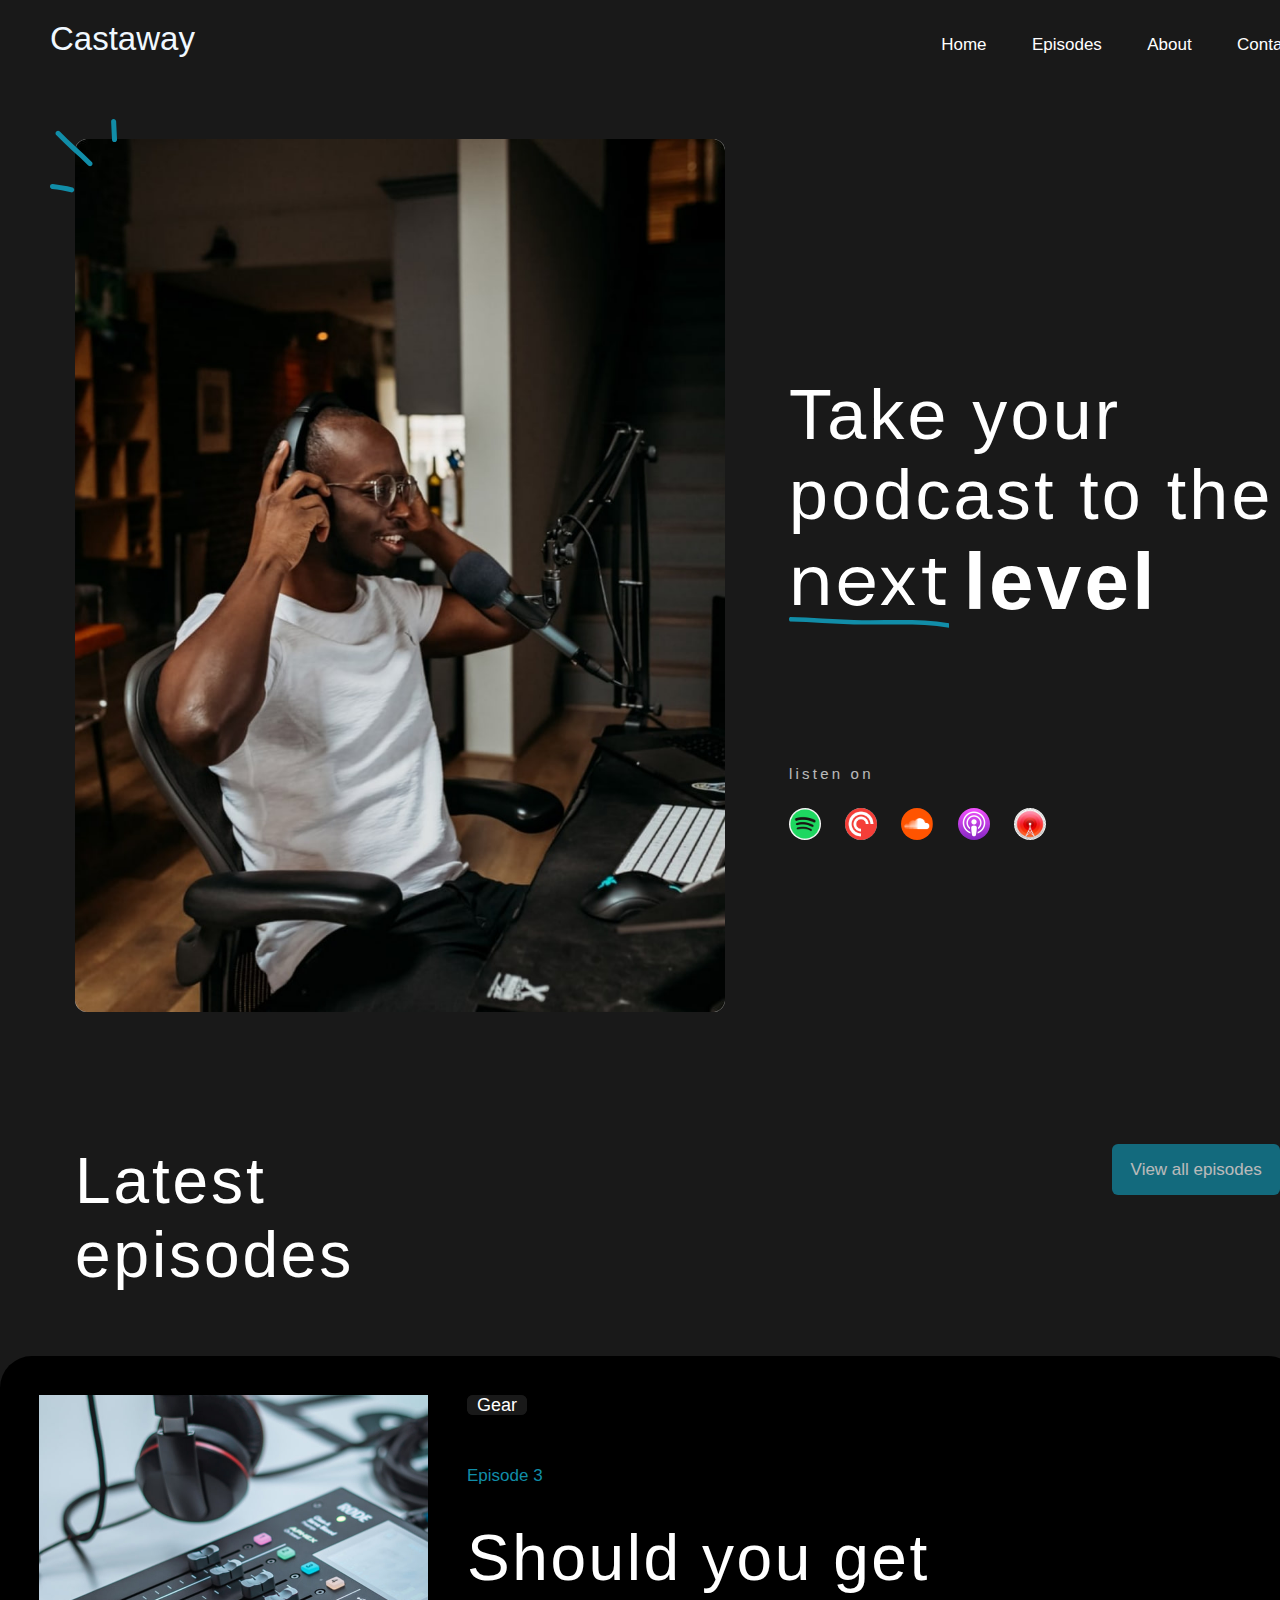
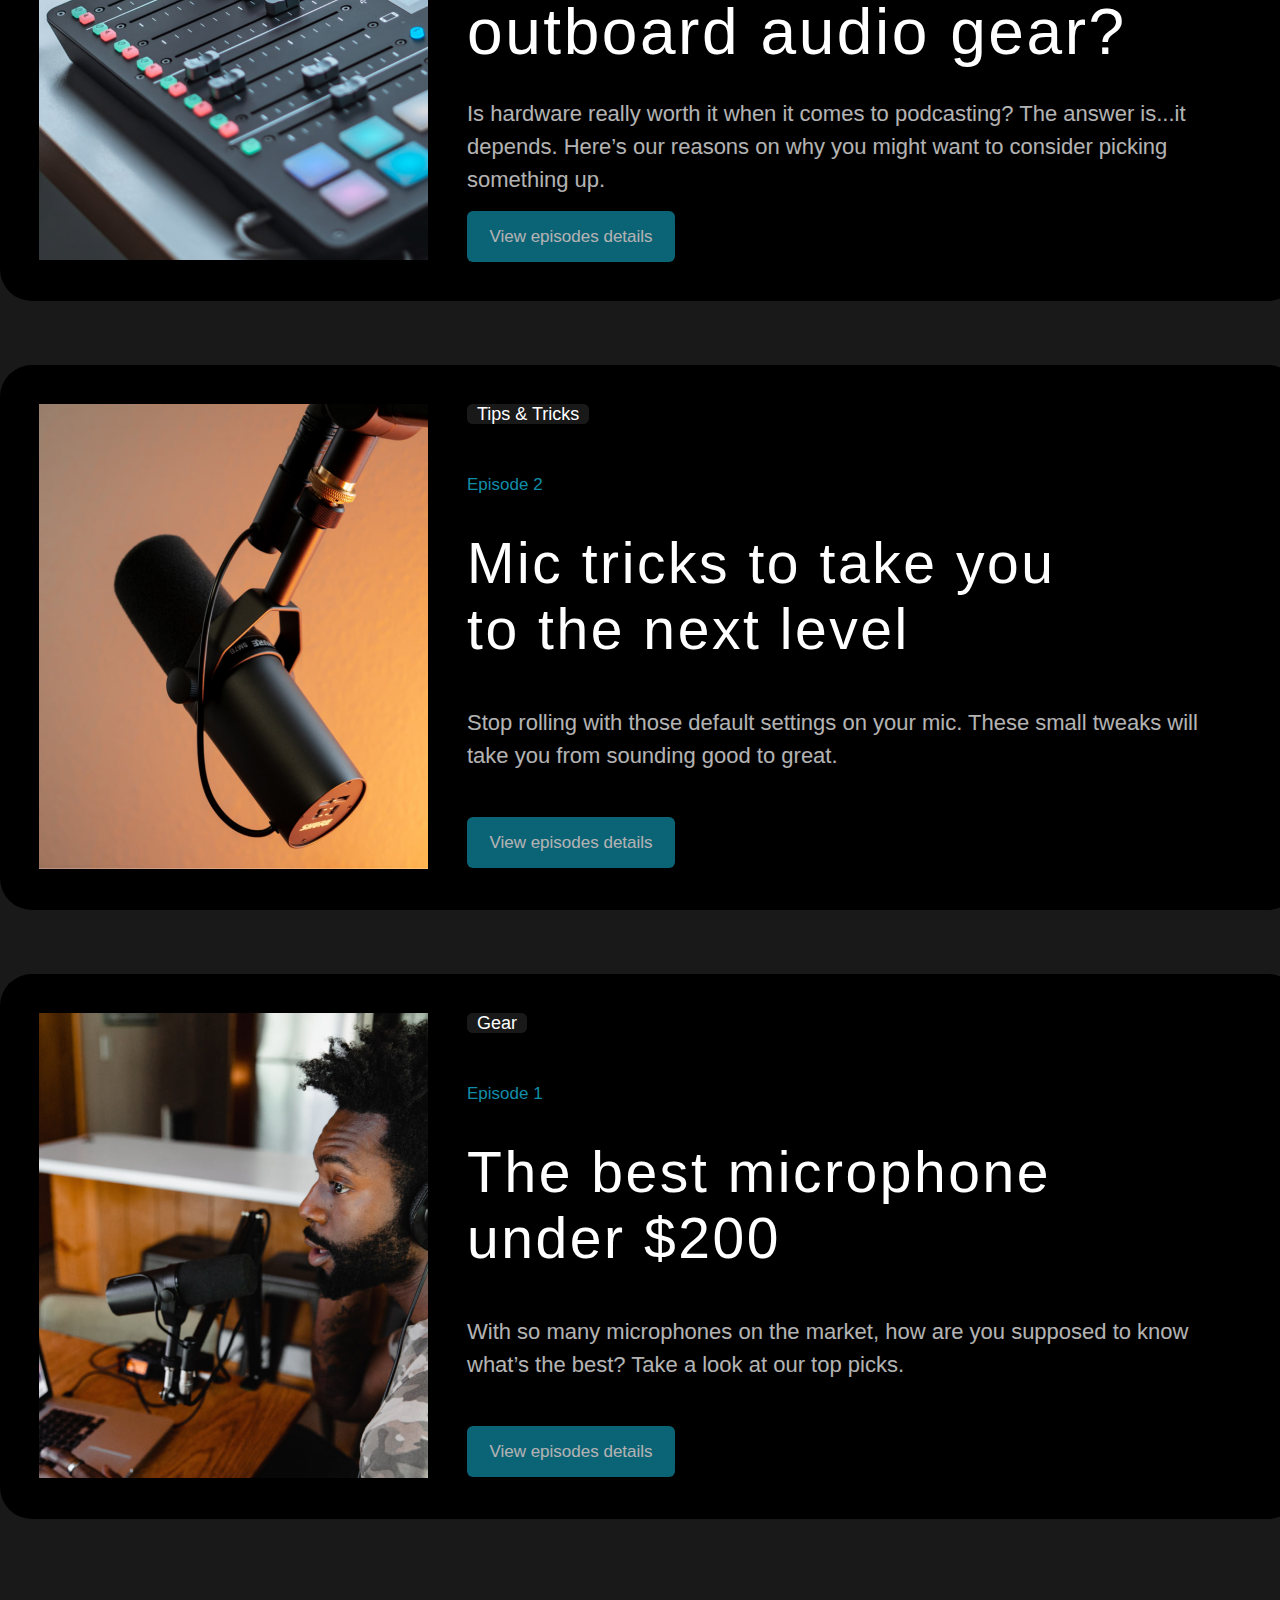
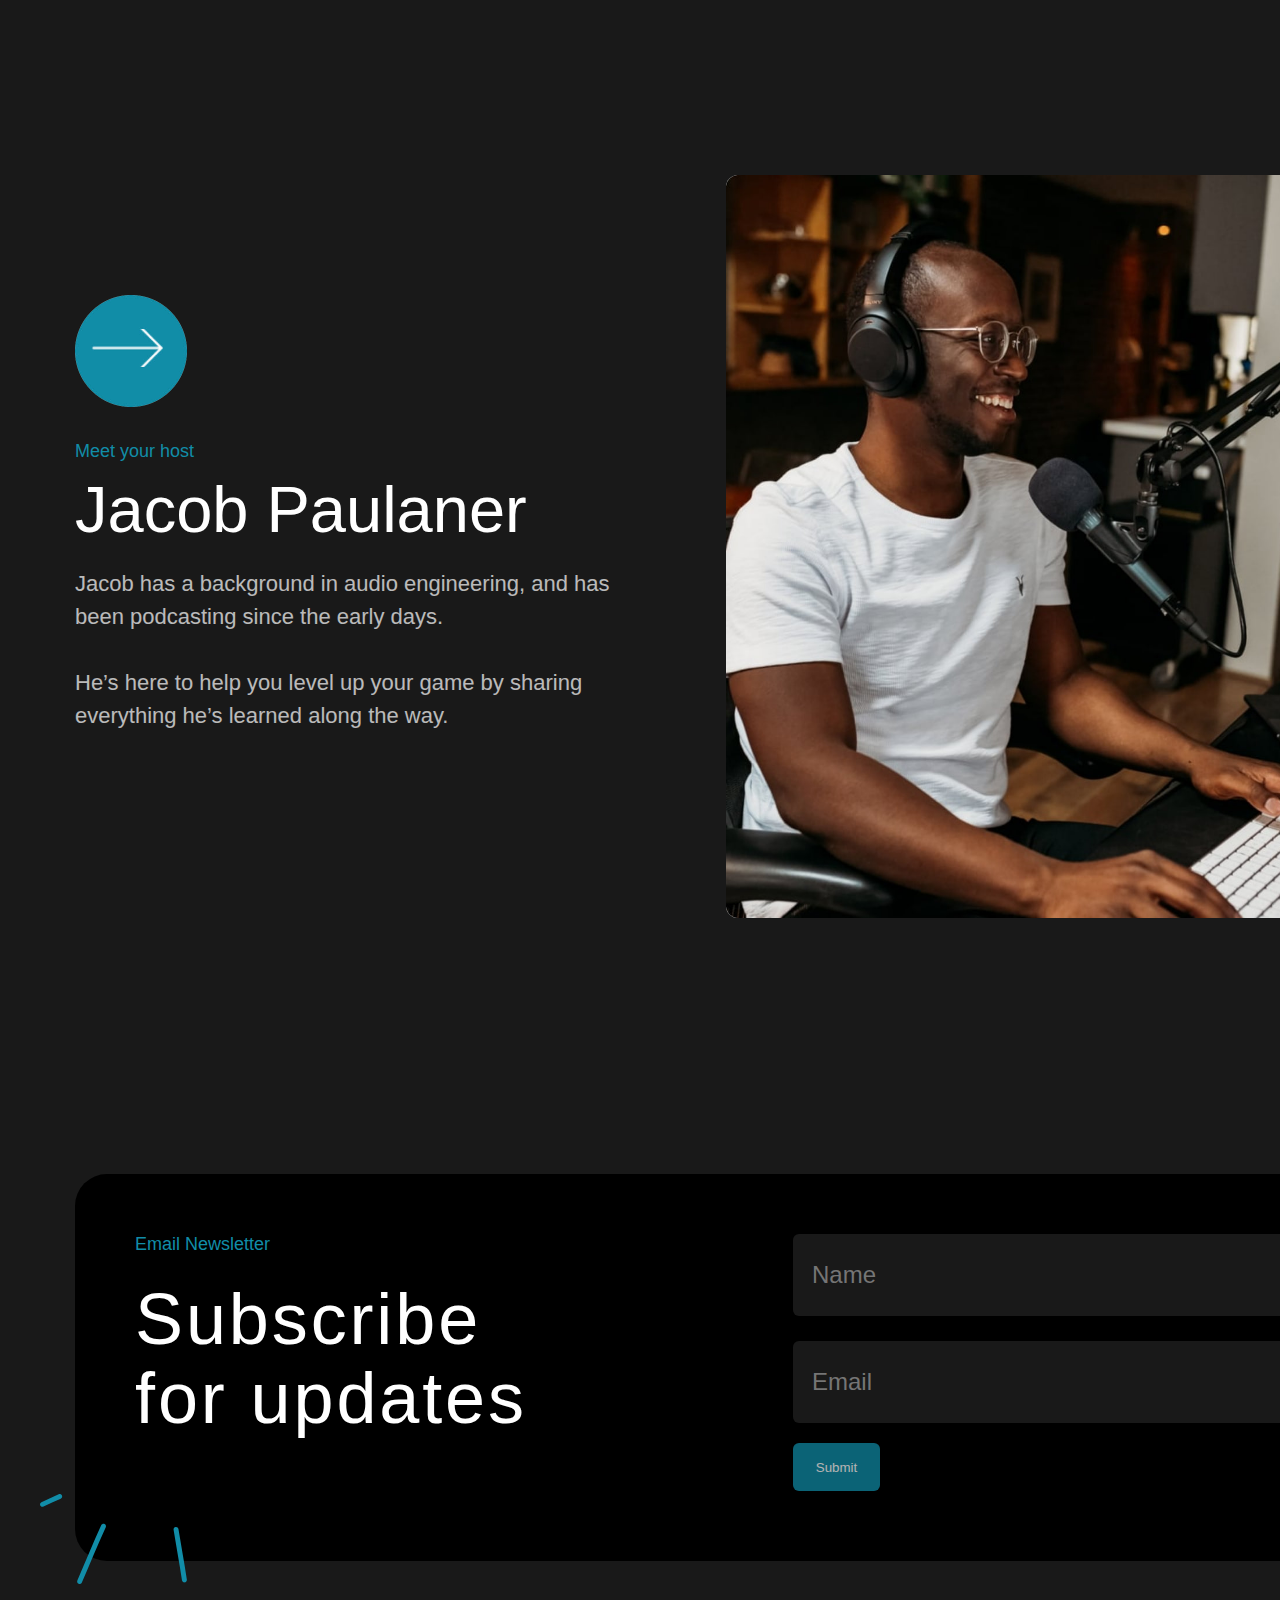
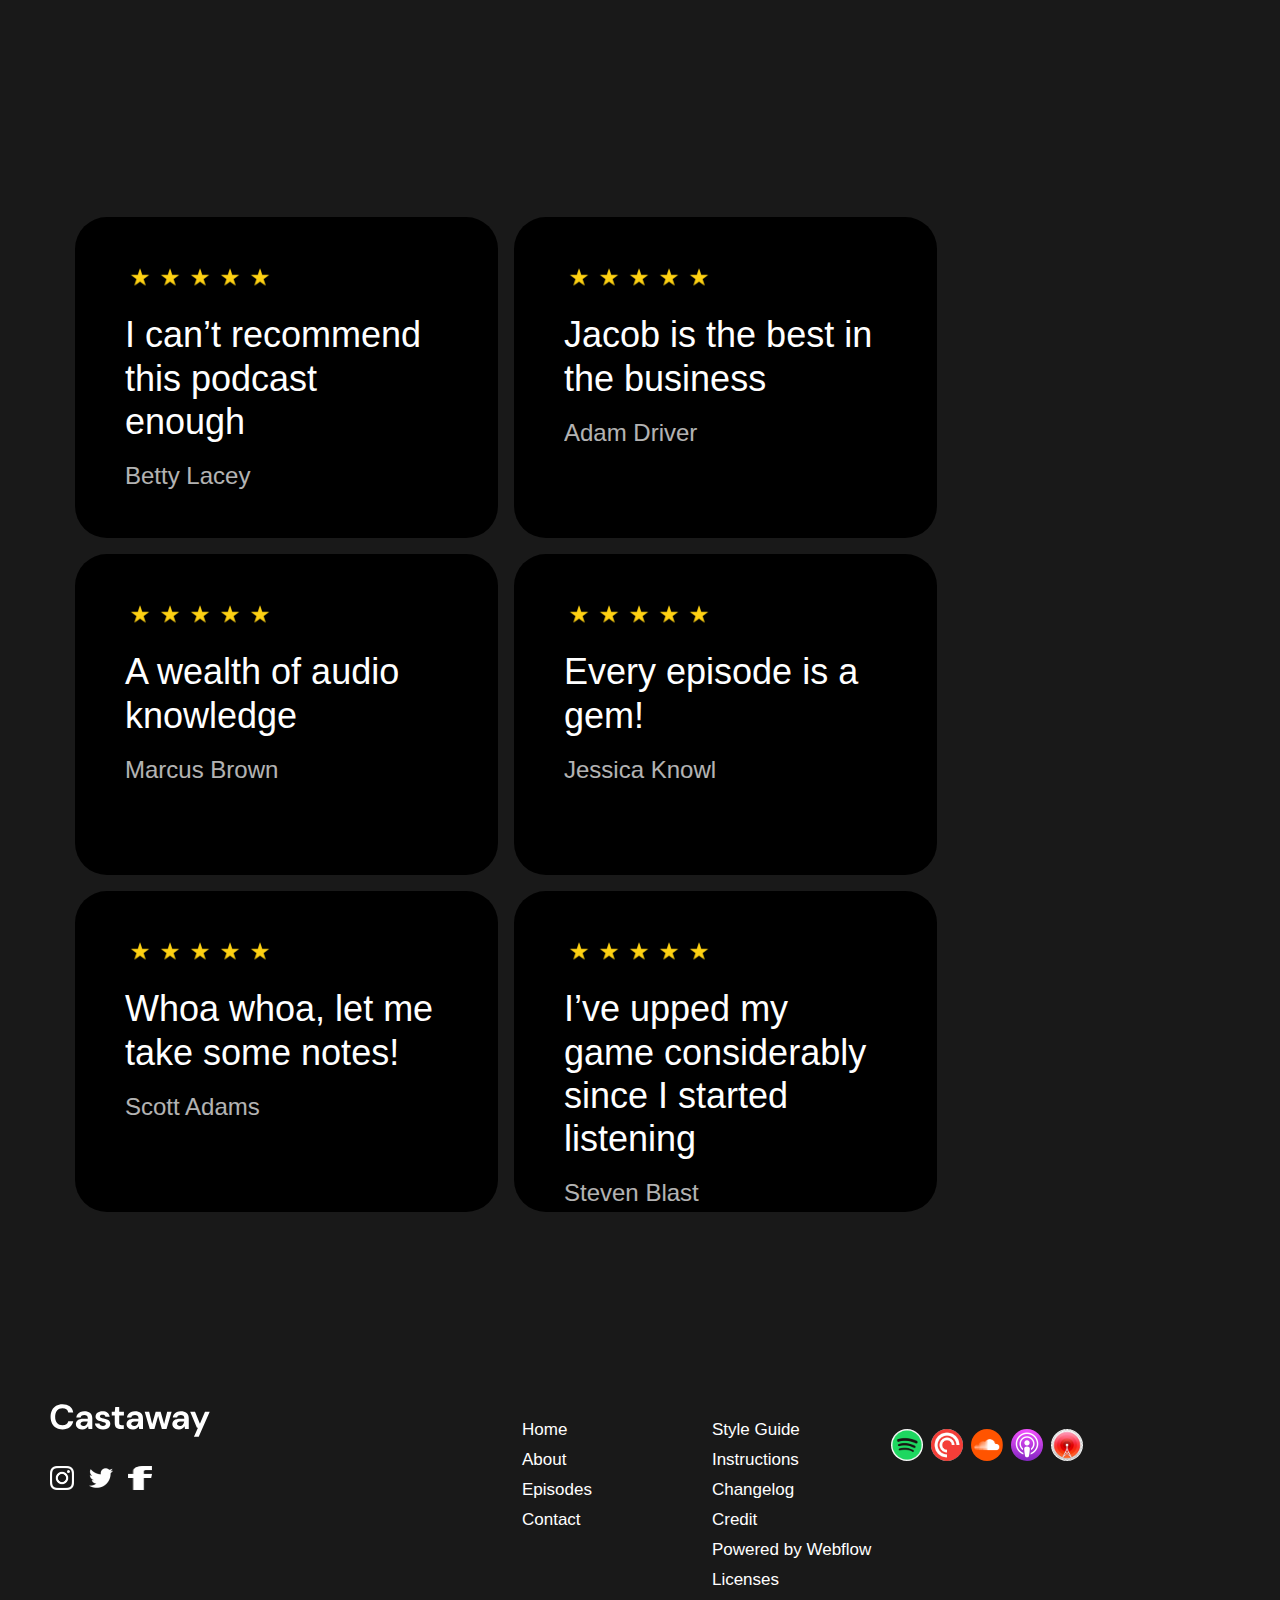
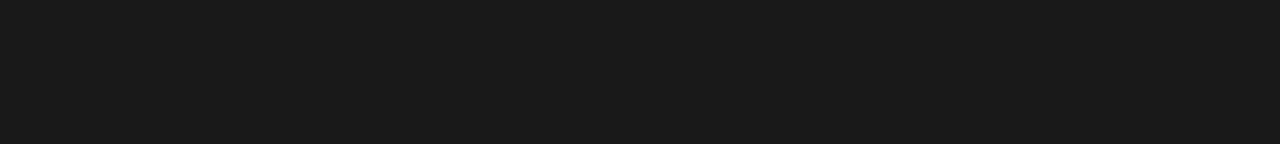
<file: Castaway/index.html>
<!DOCTYPE html>
<html lang="en">
<head>
    <meta charset="UTF-8">
    <meta name="viewport" content="width=device-width, initial-scale=1.0">
    <title>Castaway</title>
    <link href="style.css" rel="stylesheet">
    <link rel="stylesheet" href="https://cdnjs.cloudflare.com/ajax/libs/font-awesome/4.7.0/css/font-awesome.min.css">
</head>
<body>
    <header class="default_font header">
        <p class="logo">Castaway</p>
        <span></span>
        <ul class = "header_list">
            <li class="list_item"><a href="#">Home</a></li>
            <li class="list_item"><a href="#">Episodes</a></li>
            <li class="list_item"><a href="#">About</a></li>
            <li class="list_item"><a href="#">Contacts</a></li>
        </ul>
    </header>
    <div class="first_block">
        <div >
            <div class="corner_lines">
            <svg width="68" height="74" viewBox="0 0 68 74" fill="none" xmlns="http://www.w3.org/2000/svg">
                <g clip-path="url(#clip0_2_78)">
                <path fill-rule="evenodd" clip-rule="evenodd" d="M22.4259 68.5278C16.0259 66.7318 9.32534 65.8258 2.82534 64.9958C1.42534 64.8218 0.125535 65.7928 0.0255345 67.1608C-0.174465 68.5298 0.826121 69.7817 2.12612 69.9557C8.42612 70.7548 14.9255 71.6097 21.0255 73.3387C22.3255 73.7137 23.7261 72.9418 24.1261 71.6138C24.5261 70.2868 23.7259 68.9038 22.4259 68.5278Z" fill="#118DA8"/>
                <path fill-rule="evenodd" clip-rule="evenodd" d="M41.8251 43.0648C31.5251 32.5538 19.9251 23.3958 9.8251 12.6028C8.9251 11.5948 7.3251 11.5408 6.3251 12.4818C5.3251 13.4238 5.22549 15.0078 6.22549 16.0158C16.3255 26.8398 27.9255 36.0278 38.2255 46.5698C39.2255 47.5538 40.8251 47.5678 41.8251 46.5998C42.7251 45.6328 42.8251 44.0488 41.8251 43.0648Z" fill="#118DA8"/>
                <path fill-rule="evenodd" clip-rule="evenodd" d="M61.1264 2.63576C61.4264 8.65176 61.7259 14.6678 62.0259 20.6848C62.0259 22.0628 63.2264 23.1268 64.6264 23.0598C66.0264 22.9918 67.0259 21.8188 67.0259 20.4398C66.7259 14.4138 66.4264 8.38876 66.1264 2.36376C66.0264 0.985757 64.8262 -0.0712432 63.4262 0.00375683C62.1262 0.0787568 61.0264 1.25876 61.1264 2.63576Z" fill="#118DA8"/>
                </g>
                <defs>
                <clipPath id="clip0_2_78">
                <rect width="68" height="74" fill="white"/>
                </clipPath>
                </defs>
                </svg>
            </div>                
            <img class="man_img" src="./assets/images/man.jpg" width: 650px;
            height:873px;>
        </div>
        <div class="first_title default_font">        
            <p>Take your<br> podcast to the</p>
            <svg width="160" height="104" viewBox="0 0 160 104" fill="none" xmlns="http://www.w3.org/2000/svg">
                <g clip-path="url(#clip0_2_70)">
                <path fill-rule="evenodd" clip-rule="evenodd" d="M161.952 88.5318C129.845 82.7756 97.196 85.9595 65.0087 84.923C43.7248 84.2296 22.4395 82.5594 1.17106 82.0002C0.533394 81.9853 0.00896029 82.9695 0.000103908 84.2072C-0.00836745 85.4449 0.502216 86.459 1.13949 86.4739C22.4057 87.0331 43.6886 88.7034 64.9702 89.3968C97.0997 90.4332 129.687 87.2419 161.736 92.9906C162.371 93.1025 162.934 92.2003 162.995 90.9701C163.053 89.7398 162.583 88.6511 161.952 88.5318Z" fill="#118DA8"/>
                </g>
                <path d="M5.175 70V32.8H10.875L11.25 39.475C12.45 37.125 14.175 35.275 16.425 33.925C18.675 32.575 21.225 31.9 24.075 31.9C28.475 31.9 31.975 33.25 34.575 35.95C37.225 38.6 38.55 42.7 38.55 48.25V70H32.25V48.925C32.25 41.175 29.05 37.3 22.65 37.3C19.45 37.3 16.775 38.475 14.625 40.825C12.525 43.125 11.475 46.425 11.475 50.725V70H5.175ZM68.0199 70.9C64.4699 70.9 61.3199 70.1 58.5699 68.5C55.8199 66.85 53.6449 64.575 52.0449 61.675C50.4949 58.775 49.7199 55.35 49.7199 51.4C49.7199 47.5 50.4949 44.1 52.0449 41.2C53.5949 38.25 55.7449 35.975 58.4949 34.375C61.2949 32.725 64.5199 31.9 68.1699 31.9C71.7699 31.9 74.8699 32.725 77.4699 34.375C80.1199 35.975 82.1449 38.1 83.5449 40.75C84.9449 43.4 85.6449 46.25 85.6449 49.3C85.6449 49.85 85.6199 50.4 85.5699 50.95C85.5699 51.5 85.5699 52.125 85.5699 52.825H55.9449C56.0949 55.675 56.7449 58.05 57.8949 59.95C59.0949 61.8 60.5699 63.2 62.3199 64.15C64.1199 65.1 66.0199 65.575 68.0199 65.575C70.6199 65.575 72.7949 64.975 74.5449 63.775C76.2949 62.575 77.5699 60.95 78.3699 58.9H84.5949C83.5949 62.35 81.6699 65.225 78.8199 67.525C76.0199 69.775 72.4199 70.9 68.0199 70.9ZM68.0199 37.225C65.0199 37.225 62.3449 38.15 59.9949 40C57.6949 41.8 56.3699 44.45 56.0199 47.95H79.4199C79.2699 44.6 78.1199 41.975 75.9699 40.075C73.8199 38.175 71.1699 37.225 68.0199 37.225ZM91.6873 70L104.587 51.4L91.6873 32.8H98.5123L108.937 48.175L119.437 32.8H126.187L113.287 51.4L126.187 70H119.437L108.937 54.625L98.5123 70H91.6873ZM150.691 70C147.291 70 144.616 69.175 142.666 67.525C140.716 65.875 139.741 62.9 139.741 58.6V38.125H133.291V32.8H139.741L140.566 23.875H146.041V32.8H156.991V38.125H146.041V58.6C146.041 60.95 146.516 62.55 147.466 63.4C148.416 64.2 150.091 64.6 152.491 64.6H156.391V70H150.691Z" fill="white"/>
                <defs>
                <clipPath id="clip0_2_70">
                <rect width="160" height="104" fill="white"/>
                </clipPath>
                </defs>
                </svg>
                <span class="level">level</span>

                <div class="apps">
                    <span class="listen_on">listen on</span>
                    <div class="apps_icon">
                        <img src="./assets/images/spotify_icon.png" width="32" height="32">
                        <img src="./assets/images/pocket_cast.jpg" width="32" height="32">
                        <img src="./assets/images/soundcloud_icon.png" width="32" height="32">
                        <img src="./assets/images/Podcasts_icon.svg.png" width="32" height="32">
                        <img src="./assets/images/radio_icon.jpg" width="32" height="32">
                    </div>
                </div>
        </div>
    </div>  
    <div class="default_font second_block">
        <div class="second_title">
            <p>Latest episodes</p>
            <button class="view_episodes" type="button"> 
                <span>View all episodes</span>
            </button>
        </div>
        <div class="cards">
            <div class="conteiner">
                <img class="card_img" src="./assets/images/card_1.jpg" width="389px" height="465px">
                <div class="card_text">
                    <span class="category">Gear</span>
                    <span class="episode_num">Episode 3</span>
                    <p class="third_episode_title">
                        Should you get outboard audio gear?
                    </p>
                    <P class="episode_text">
                        Is hardware really worth it when it comes to podcasting? The answer is...it
                        depends. Here’s our reasons on why you might want to consider picking
                        something up.
                    </P>
                    <button class="view_episodes button_third_episode" type="button"> 
                        <span>View episodes details</span>
                    </button>
                </div>
            </div>
            <div class="conteiner">
                <img class="card_img" src="./assets/images/card_2.jpg" width="389px" height="465px">
                <div class="card_text">
                    <span class="category">Tips & Tricks</span>
                    <span class="episode_num">Episode 2</span>
                    <p class="first_episode_title">
                        Mic tricks to take you to the next level
                    </p>
                    <P class="episode_text">
                        Stop rolling with those default settings on your mic. These small tweaks will 
                        take you from sounding good to great.
                    </P>
                    <button class="view_episodes button_first_episode" type="button"> 
                        <span>View episodes details</span>
                    </button>
                </div>
            </div>
            <div class="conteiner">
                <img class="card_img" src="./assets/images/card_3.jpg" width="389px" height="465px">
                <div class="card_text">
                    <span class="category">Gear</span>
                    <span class="episode_num">Episode 1</span>
                    <p class="first_episode_title">
                        The best microphone under $200
                    </p>
                    <P class="episode_text">
                        With so many microphones on the market, how are you supposed to know
                        what’s the best? Take a look at our top picks.
                    </P>
                    <button class="view_episodes button_first_episode" type="button"> 
                        <span>View episodes details</span>
                    </button>
                </div>
            </div>
            </div>
            <div class="third_block default_font">
            <div >
                <img class="arrow" src="./assets/images/arrow.png">   
                <span class="intro">Meet your host</span>
                <p class="third_title">Jacob Paulaner</p>
                <p class="host_info">Jacob has a background in audio engineering, and has
                    been podcasting since the early days.<br><br>
                    He’s here to help you level up your game by sharing 
                    everything he’s learned along the way.</p>
            </div>
            <img class="man_img_2" src="./assets/images/man_2.jpg" width:650px;
            height:743px;>
            </div>
            <div class="fourth_block">
                <svg class="second_corner_lines" width="147" height="91" viewBox="0 0 147 91" fill="none" xmlns="http://www.w3.org/2000/svg">
                    <g clip-path="url(#clip0_2_178)">
                    <path fill-rule="evenodd" clip-rule="evenodd" d="M18.6849 0.218952C12.8838 2.83026 7.12218 5.36244 1.40003 8.1419C0.166813 8.73538 -0.34613 10.209 0.245816 11.4355C0.837763 12.6719 2.31747 13.1865 3.54083 12.593C9.23338 9.83331 14.9456 7.32097 20.7072 4.72945C21.9503 4.16564 22.503 2.70168 21.9506 1.46527C21.3882 0.218962 19.928 -0.344852 18.6849 0.218952Z" fill="#118DA8"/>
                    <path fill-rule="evenodd" clip-rule="evenodd" d="M61.3048 31.1097C52.8795 49.3987 45.3813 68.1031 37.3505 86.5603C36.8079 87.8165 37.3801 89.2706 38.6232 89.8147C39.8762 90.3587 41.3262 89.7948 41.8787 88.5386C49.8897 70.1111 57.368 51.4364 65.7835 33.1869C66.3557 31.9406 65.8134 30.4766 64.5802 29.9029C63.3371 29.3292 61.877 29.8733 61.3048 31.1097Z" fill="#118DA8"/>
                    <path fill-rule="evenodd" clip-rule="evenodd" d="M133.591 35.8577C136.285 52.6729 139.452 69.4386 141.958 86.2835C142.165 87.6287 143.418 88.5584 144.759 88.3605C146.111 88.1627 147.038 86.8968 146.841 85.5516C144.325 68.6869 141.158 51.9013 138.455 35.0663C138.238 33.7211 136.975 32.8011 135.634 33.0187C134.282 33.2363 133.374 34.5026 133.591 35.8577Z" fill="#118DA8"/>
                    </g>
                    <defs>
                    <clipPath id="clip0_2_178">
                    <rect width="147" height="91" fill="white"/>
                    </clipPath>
                    </defs>
                    </svg>
                    <form class="form default_font">
                    <div>
                        <span class="block_name">Email Newsletter</span>
                        <p class="form_title">Subscribe for updates</p>
                    </div>
                    <div>
                    <div class="fields">
                        <input type="text" class="input" placeholder="Name">
                        <input type="email" class="input" placeholder="Email">
                    </div>
                    <button class="submit" type="button">
                        <p>Submit</p>
                    </button>
                </div>
                    </form>
            </div> 
            <div class="reviews default_font">
                <div class="review_block">
                    <div class="stars">
                        <img src="./assets/images/star.png" width="30px" height="30px">
                        <img src="./assets/images/star.png" width="30px" height="30px">
                        <img src="./assets/images/star.png" width="30px" height="30px">
                        <img src="./assets/images/star.png" width="30px" height="30px">
                        <img src="./assets/images/star.png" width="30px" height="30px">
                    </div>
                    <p class="comment">I can’t recommend this podcast enough</p>
                    <span class="user_name">Betty Lacey</span>
                </div>
                <div class="review_block">
                    <div class="stars">
                        <img src="./assets/images/star.png" width="30px" height="30px">
                        <img src="./assets/images/star.png" width="30px" height="30px">
                        <img src="./assets/images/star.png" width="30px" height="30px">
                        <img src="./assets/images/star.png" width="30px" height="30px">
                        <img src="./assets/images/star.png" width="30px" height="30px">
                    </div>
                    <p class="comment">Jacob is the best in the business</p>
                    <span class="user_name">Adam Driver</span>
                </div>
                <div class="review_block">
                    <div class="stars">
                        <img src="./assets/images/star.png" width="30px" height="30px">
                        <img src="./assets/images/star.png" width="30px" height="30px">
                        <img src="./assets/images/star.png" width="30px" height="30px">
                        <img src="./assets/images/star.png" width="30px" height="30px">
                        <img src="./assets/images/star.png" width="30px" height="30px">
                    </div>
                    <p class="comment">A wealth of audio knowledge</p>
                    <span class="user_name">Marcus Brown</span>
                </div>
                <div class="review_block">
                    <div class="stars">
                        <img src="./assets/images/star.png" width="30px" height="30px">
                        <img src="./assets/images/star.png" width="30px" height="30px">
                        <img src="./assets/images/star.png" width="30px" height="30px">
                        <img src="./assets/images/star.png" width="30px" height="30px">
                        <img src="./assets/images/star.png" width="30px" height="30px">
                    </div>
                    <p class="comment">Every episode is a gem!</p>
                    <span class="user_name">Jessica Knowl</span>
                </div>
                <div class="review_block">
                    <div class="stars">
                        <img src="./assets/images/star.png" width="30px" height="30px">
                        <img src="./assets/images/star.png" width="30px" height="30px">
                        <img src="./assets/images/star.png" width="30px" height="30px">
                        <img src="./assets/images/star.png" width="30px" height="30px">
                        <img src="./assets/images/star.png" width="30px" height="30px">
                    </div>
                    <p class="comment">Whoa whoa, let me take some notes!</p>
                    <span class="user_name">Scott Adams</span>
                </div>
                <div class="review_block">
                    <div class="stars">
                        <img src="./assets/images/star.png" width="30px" height="30px">
                        <img src="./assets/images/star.png" width="30px" height="30px">
                        <img src="./assets/images/star.png" width="30px" height="30px">
                        <img src="./assets/images/star.png" width="30px" height="30px">
                        <img src="./assets/images/star.png" width="30px" height="30px">
                    </div>
                    <p class="comment">I’ve upped my game considerably since I started listening</p>
                    <span class="user_name">Steven Blast</span>
                </div>
            </div>   
            <footer class="footer default_font">
                <div>
                <svg class="logo" width="224" height="46" viewBox="0 0 224 46" fill="none" xmlns="http://www.w3.org/2000/svg">
                    <path d="M17.465 35.4338C14.0024 35.4338 11.0297 34.7019 8.547 33.2383C6.06434 31.7422 4.15334 29.6768 2.814 27.0422C1.47466 24.3752 0.805 21.3016 0.805 17.8213C0.805 14.3411 1.47466 11.2675 2.814 8.60042C4.15334 5.93335 6.06434 3.85173 8.547 2.35557C11.0297 0.859409 14.0024 0.111328 17.465 0.111328C21.581 0.111328 24.9456 1.13587 27.559 3.18496C30.205 5.20154 31.8546 8.04748 32.508 11.7228H25.599C25.1744 9.8689 24.2596 8.42154 22.855 7.38072C21.483 6.30739 19.6536 5.77072 17.367 5.77072C14.1984 5.77072 11.7157 6.84406 9.919 8.99072C8.12234 11.1374 7.224 14.081 7.224 17.8213C7.224 21.5617 8.12234 24.5053 9.919 26.6519C11.7157 28.7661 14.1984 29.8231 17.367 29.8231C19.6536 29.8231 21.483 29.3353 22.855 28.3595C24.2596 27.3513 25.1744 25.9689 25.599 24.2125H32.508C31.8546 27.7253 30.205 30.4737 27.559 32.4577C24.9456 34.4417 21.581 35.4338 17.465 35.4338ZM45.312 35.4338C43.2212 35.4338 41.5062 35.1085 40.167 34.458C38.8276 33.775 37.8312 32.8805 37.178 31.7747C36.5246 30.6688 36.198 29.4492 36.198 28.1156C36.198 25.8713 37.08 24.0499 38.844 22.6513C40.608 21.2528 43.254 20.5534 46.782 20.5534H52.956V19.968C52.956 18.3092 52.4822 17.0895 51.535 16.3089C50.5876 15.5283 49.4116 15.138 48.007 15.138C46.733 15.138 45.6222 15.447 44.675 16.065C43.7276 16.6504 43.1396 17.5286 42.911 18.6995H36.786C36.9492 16.9431 37.5372 15.4144 38.55 14.1134C39.5952 12.8124 40.9346 11.8204 42.568 11.1374C44.2012 10.4218 46.0306 10.0641 48.056 10.0641C51.5186 10.0641 54.2462 10.926 56.239 12.6498C58.2316 14.3737 59.228 16.8131 59.228 19.968V34.8483H53.887L53.299 30.9453C52.5802 32.2462 51.5676 33.3196 50.261 34.1653C48.987 35.011 47.3372 35.4338 45.312 35.4338ZM46.733 30.555C48.5296 30.555 49.918 29.9695 50.898 28.7986C51.9106 27.6277 52.5476 26.1804 52.809 24.4565H47.468C45.802 24.4565 44.6096 24.7655 43.891 25.3834C43.1722 25.9689 42.813 26.7007 42.813 27.5789C42.813 28.5222 43.1722 29.254 43.891 29.7744C44.6096 30.2947 45.557 30.555 46.733 30.555ZM74.2783 35.4338C72.1223 35.4338 70.2275 35.0922 68.5943 34.4092C66.9609 33.6937 65.6543 32.7179 64.6743 31.4819C63.6943 30.2459 63.1063 28.8149 62.9103 27.1886H69.2313C69.4273 28.1319 69.9499 28.945 70.7993 29.628C71.6813 30.2785 72.8083 30.6038 74.1803 30.6038C75.5523 30.6038 76.5485 30.3273 77.1693 29.7744C77.8225 29.2214 78.1493 28.5871 78.1493 27.8716C78.1493 26.8308 77.6919 26.1316 76.7773 25.7738C75.8625 25.3834 74.5885 25.0095 72.9553 24.6516C71.9099 24.424 70.8483 24.1474 69.7703 23.8222C68.6923 23.497 67.6959 23.0904 66.7813 22.6025C65.8993 22.0822 65.1805 21.4316 64.6253 20.651C64.0699 19.8379 63.7923 18.8459 63.7923 17.675C63.7923 15.5283 64.6415 13.7231 66.3403 12.2595C68.0715 10.7959 70.4889 10.0641 73.5923 10.0641C76.4669 10.0641 78.7535 10.7308 80.4523 12.0644C82.1835 13.3979 83.2125 15.2356 83.5393 17.5774H77.6103C77.2509 15.7885 75.8953 14.8941 73.5433 14.8941C72.3673 14.8941 71.4525 15.1217 70.7993 15.5771C70.1785 16.0325 69.8683 16.6016 69.8683 17.2847C69.8683 18.0002 70.3419 18.5695 71.2893 18.9922C72.2365 19.415 73.4943 19.8053 75.0623 20.1631C76.7609 20.5534 78.3125 20.9925 79.7173 21.4804C81.1545 21.9358 82.2979 22.635 83.1473 23.5783C83.9965 24.489 84.4213 25.8062 84.4213 27.5301C84.4539 29.0262 84.0619 30.3761 83.2453 31.5795C82.4285 32.7829 81.2525 33.7262 79.7173 34.4092C78.1819 35.0922 76.3689 35.4338 74.2783 35.4338ZM99.0608 34.8483C96.5128 34.8483 94.471 34.2304 92.9358 32.9944C91.4004 31.7584 90.6328 29.5629 90.6328 26.408V15.8698H86.4678V10.6495H90.6328L91.3678 4.16072H96.9048V10.6495H103.471V15.8698H96.9048V26.4568C96.9048 27.6277 97.1498 28.4408 97.6398 28.8962C98.1624 29.319 99.0444 29.5304 100.286 29.5304H103.324V34.8483H99.0608ZM116.255 35.4338C114.164 35.4338 112.449 35.1085 111.11 34.458C109.77 33.775 108.774 32.8805 108.121 31.7747C107.467 30.6688 107.141 29.4492 107.141 28.1156C107.141 25.8713 108.023 24.0499 109.787 22.6513C111.551 21.2528 114.197 20.5534 117.725 20.5534H123.899V19.968C123.899 18.3092 123.425 17.0895 122.478 16.3089C121.53 15.5283 120.354 15.138 118.95 15.138C117.676 15.138 116.565 15.447 115.618 16.065C114.67 16.6504 114.082 17.5286 113.854 18.6995H107.729C107.892 16.9431 108.48 15.4144 109.493 14.1134C110.538 12.8124 111.877 11.8204 113.511 11.1374C115.144 10.4218 116.973 10.0641 118.999 10.0641C122.461 10.0641 125.189 10.926 127.182 12.6498C129.174 14.3737 130.171 16.8131 130.171 19.968V34.8483H124.83L124.242 30.9453C123.523 32.2462 122.51 33.3196 121.204 34.1653C119.93 35.011 118.28 35.4338 116.255 35.4338ZM117.676 30.555C119.472 30.555 120.861 29.9695 121.841 28.7986C122.853 27.6277 123.49 26.1804 123.752 24.4565H118.411C116.745 24.4565 115.552 24.7655 114.834 25.3834C114.115 25.9689 113.756 26.7007 113.756 27.5789C113.756 28.5222 114.115 29.254 114.834 29.7744C115.552 30.2947 116.5 30.555 117.676 30.555ZM139.69 34.8483L132.585 10.6495H138.808L143.021 28.0668L147.921 10.6495H154.879L159.779 28.0668L164.042 10.6495H170.265L163.111 34.8483H156.594L151.4 16.748L146.206 34.8483H139.69ZM180.377 35.4338C178.287 35.4338 176.572 35.1085 175.232 34.458C173.894 33.775 172.897 32.8805 172.243 31.7747C171.591 30.6688 171.263 29.4492 171.263 28.1156C171.263 25.8713 172.145 24.0499 173.909 22.6513C175.673 21.2528 178.319 20.5534 181.847 20.5534H188.021V19.968C188.021 18.3092 187.548 17.0895 186.6 16.3089C185.654 15.5283 184.478 15.138 183.072 15.138C181.798 15.138 180.688 15.447 179.74 16.065C178.794 16.6504 178.206 17.5286 177.976 18.6995H171.851C172.015 16.9431 172.603 15.4144 173.615 14.1134C174.661 12.8124 176.001 11.8204 177.633 11.1374C179.267 10.4218 181.097 10.0641 183.121 10.0641C186.585 10.0641 189.312 10.926 191.304 12.6498C193.298 14.3737 194.293 16.8131 194.293 19.968V34.8483H188.952L188.364 30.9453C187.646 32.2462 186.634 33.3196 185.326 34.1653C184.052 35.011 182.403 35.4338 180.377 35.4338ZM181.798 30.555C183.596 30.555 184.983 29.9695 185.963 28.7986C186.977 27.6277 187.614 26.1804 187.874 24.4565H182.533C180.867 24.4565 179.676 24.7655 178.956 25.3834C178.238 25.9689 177.878 26.7007 177.878 27.5789C177.878 28.5222 178.238 29.254 178.956 29.7744C179.676 30.2947 180.622 30.555 181.798 30.555ZM201.523 45.5816L207.158 33.2383H205.688L196.231 10.6495H203.042L209.853 27.6765L216.958 10.6495H223.622L208.187 45.5816H201.523Z" fill="white"/>
                    </svg>
                <div class="social">
                    <img src="./assets/images/instagram.png" width="24px" height="24px">
                    <img src="./assets/images/twitter.png" width="24px" height="24px">
                    <img src="./assets/images/facebook.png" width="24px" height="24px">
                </div>
                </div>
                <div class="list_block">
                <ul class="list">
                    <li>Home</li>
                    <li>About</li>
                    <li>Episodes</li>
                    <li>Contact</li>
                </ul>
                <ul class="list">
                    <li>Style Guide</li>
                    <li>Instructions</li>
                    <li>Changelog</li>
                    <li>Credit</li>
                    <li>Powered by Webflow</li>
                    <li>Licenses</li>
                </ul>
            </div>
            <div class="apps_icon apps footer_apps">
                <img src="./assets/images/spotify_icon.png" width="32" height="32">
                <img src="./assets/images/pocket_cast.jpg" width="32" height="32">
                <img src="./assets/images/soundcloud_icon.png" width="32" height="32">
                <img src="./assets/images/Podcasts_icon.svg.png" width="32" height="32">
                <img src="./assets/images/radio_icon.jpg" width="32" height="32">
            </div>
            </footer>
</body>
</html>
</file>
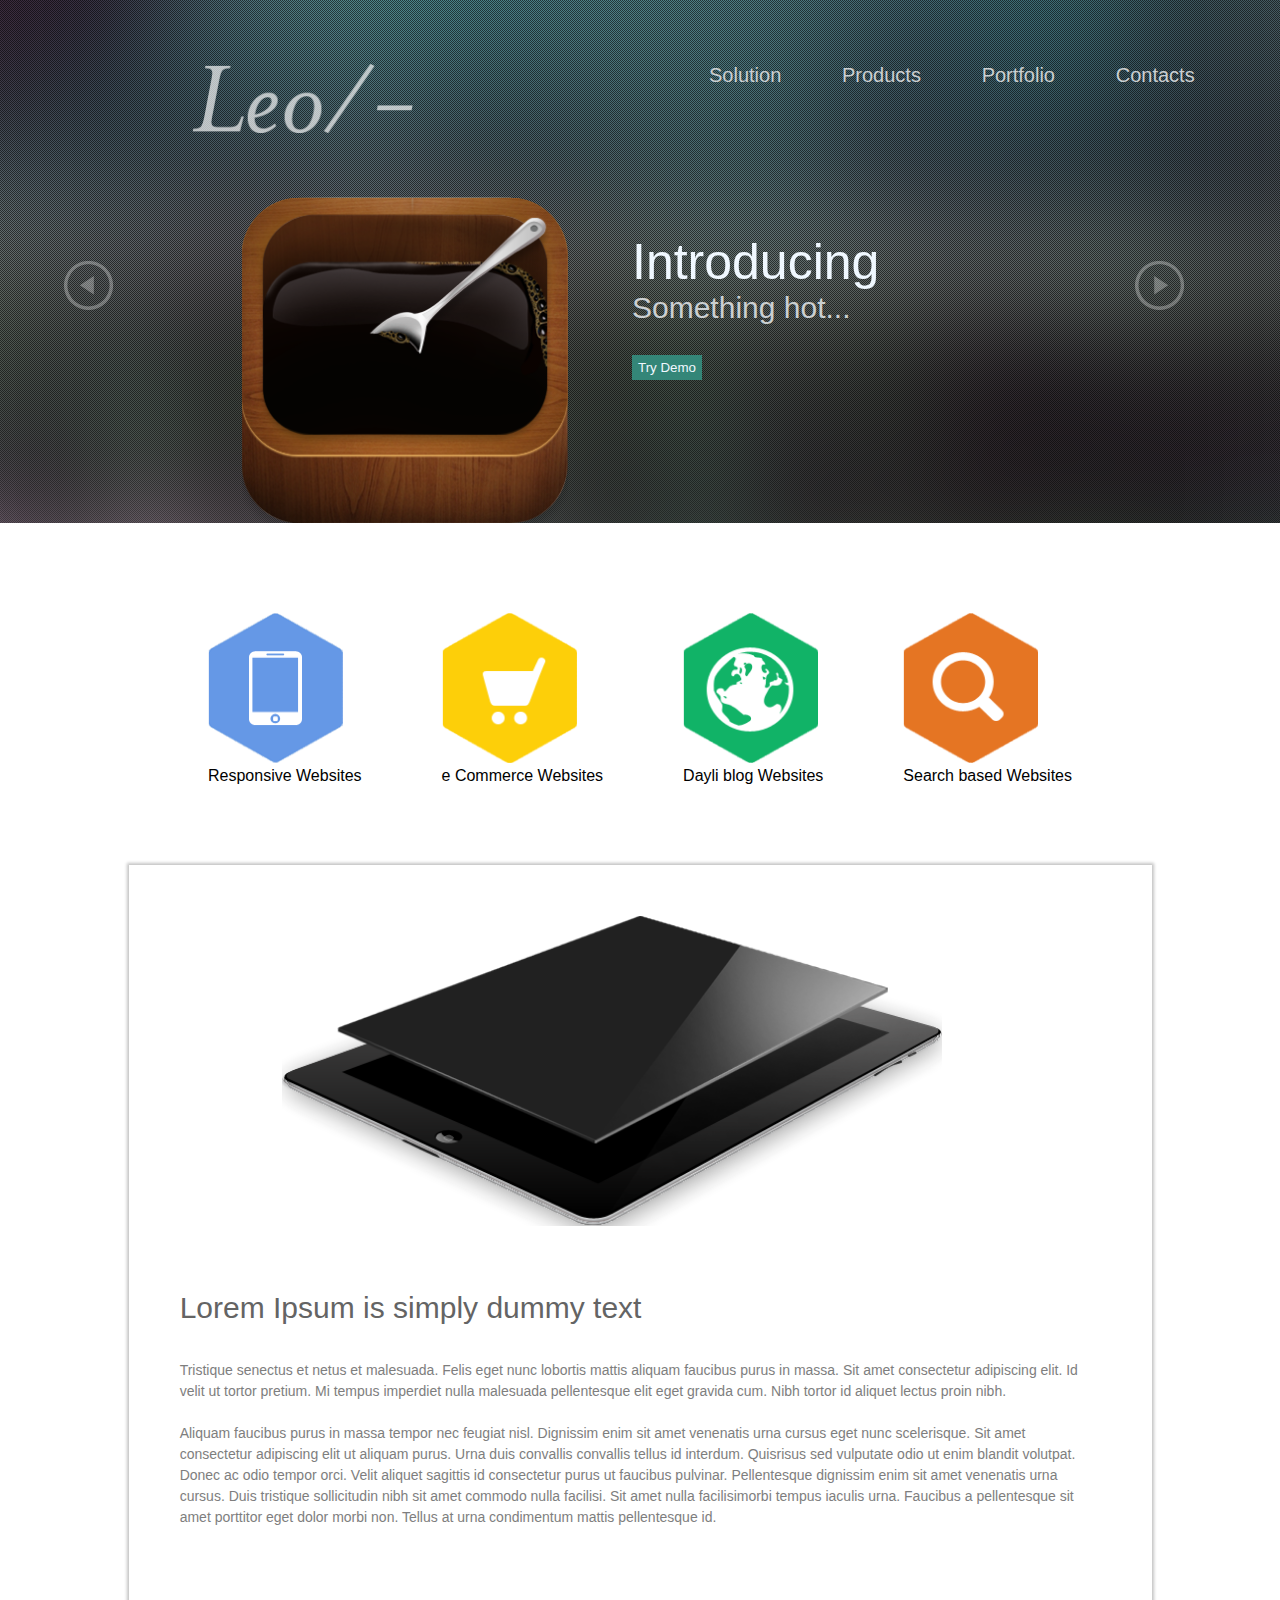
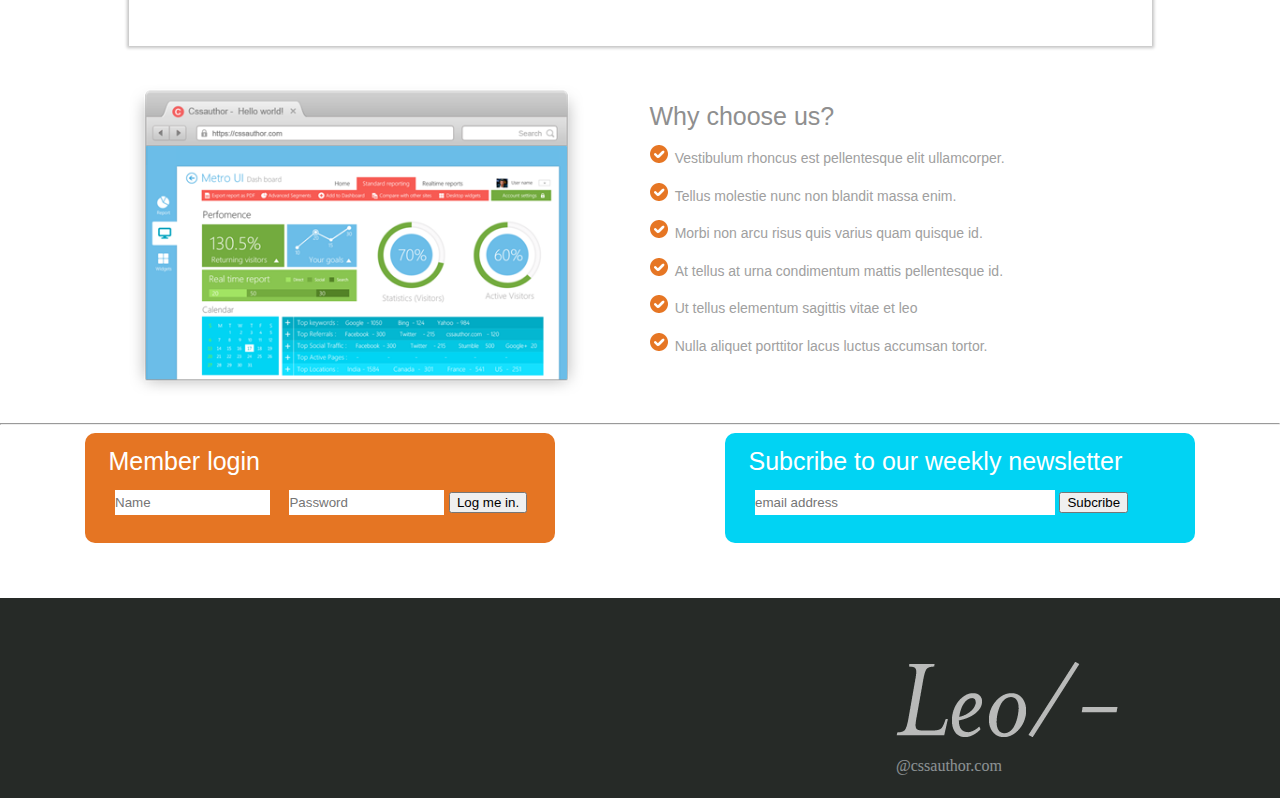
<file: leo/index.html>
<!DOCTYPE html>
<html lang="en">
<head>
    <meta charset="UTF-8">
    <meta name="viewport" content="width=device-width, initial-scale=1.0">
    <title>Leo</title>
    <link href="style.css"
    rel="stylesheet"/>
</head> 
<body>
    <div class = "firstblock">
        <header class="header font">
            <img class = "logo" src="logo.png" alt="logo" height: 69px;
            width: 221px;>
            <ul class = "header_list">
                <li><a href="#">Solution</a></li>
                <li><a href="#">Products</a></li>
                <li><a href="#">Portfolio</a></li>
                <li><a href="#">Contacts</a></li>
            </ul>
        </header>
        <div class="introducing font" >
            <button class="arrow_left" type="button">
                <img src="arrow_left.png" width: 48px;
                height: 48px;>
            </button>
            <img src="coffe_icon.png" class = "coffe_icon" alt="cup of coffe" height: 326px;
            width: 330px;>
            <div class = "introducing_title">
                <h1>Introducing</h1>
                <p>Something hot...</p>
                <button type="button" class="TryDemo font">
                    Try Demo
                </button>
            </div>
            <button class = "arrow_right" type="button">
                <img src="arrow_right.png"  width:48px;
                height:48px;>
            </button>
        </div>
    </div>
    <div class="secondblock">
        <div class="hexagon font">
            <figure>
                <img src="hexagon_1.png" alt="blue hexagon" height: 150px; width: 135px;>
                <figcaption>Responsive Websites</figcaption>
            </figure>
            <figure>
                <img src="hexagon_2.png" alt="yellow hexagon" height: 150px; width: 135px;>
                <figcaption>e Commerce Websites</figcaption>
            </figure>
            <figure>
                <img src="hexagon_3.png" alt="green hexagon" height: 150px; width: 135px;>
                <figcaption>Dayli blog Websites</figcaption>
            </figure>
            <figure>
                <img src="hexagon_4.png" alt="red hexagon" height: 150px; width: 135px;>
                <figcaption>Search based Websites</figcaption>
            </figure>
        </div>
        <div class="ipad">
            <img src="ipad.png" alt="ipad" height:310px; width: 660px>
            <div class="ipad_text font">
                <p class="title">Lorem Ipsum is simply dummy text</p>
                <p class="paragraph">
                    Tristique senectus et netus et malesuada. Felis eget nunc lobortis mattis aliquam faucibus purus in massa. Sit amet consectetur
                    adipiscing elit. Id velit ut tortor pretium. Mi tempus imperdiet nulla malesuada pellentesque elit eget gravida cum. Nibh tortor
                    id aliquet lectus proin nibh.<br><br>

                    Aliquam faucibus purus in massa tempor nec feugiat nisl. Dignissim enim sit amet venenatis urna 
                    cursus eget nunc scelerisque. Sit amet consectetur adipiscing elit ut aliquam purus. 
                    Urna duis convallis convallis tellus id interdum. Quisrisus sed vulputate odio ut enim blandit volutpat. Donec
                    ac odio tempor orci. Velit aliquet sagittis id consectetur purus ut faucibus pulvinar. Pellentesque dignissim enim sit
                    amet venenatis urna cursus. Duis tristique sollicitudin nibh sit amet commodo nulla facilisi. Sit amet nulla facilisimorbi tempus
                    iaculis urna. Faucibus a pellentesque sit amet porttitor eget dolor morbi non. Tellus at urna condimentum mattis pellentesque id.
                </p>
            </div>
        </div>
        <div class="thridblock font">
            <img src="whyUs_photo.png" width: 455px; 
            height: 312px; style="width: 455px; height: 312px;">
            <div class="whyUs">
                <p>Why choose us?</p>
                <ul>
                    <li> Vestibulum rhoncus est pellentesque elit ullamcorper.</li>
                    <li>Tellus molestie nunc non blandit massa enim.</li>
                    <li>Morbi non arcu risus quis varius quam quisque id.</li>
                    <li>At tellus at urna condimentum mattis pellentesque id.</li>
                    <li>Ut tellus elementum sagittis vitae et leo</li>
                    <li>Nulla aliquet porttitor lacus luctus accumsan tortor.</li>
                </ul>
            </div>
        </div>
        <hr>
        <div class="form font">
            <div class="login shape">
                <p>Member login</p>
                <input type="text"class="inputField name" 
                placeholder="Name">
                <input type="password" class="inputField password"
                placeholder="Password">
                <input type="submit" value="Log me in.">
            </div>
            <div class="subscribe shape">
                <p>Subcribe to our weekly newsletter</p>
                <input type="email" class="email"
                placeholder="email address">
                <input type="submit" value="Subcribe" >
            </div>
        </div>
        <footer>
            <img src="logo.png" alt="logo" height: 69px;
            width: 221px;>
            <p>@cssauthor.com</p>
        </footer>
    </div>
</body>
</html>
</file>
<file: Castaway/style.css>
body {
    margin: 0;
    background-color:#191919;
}

body p{
    margin: 0;
}

.default_font{
    font-family: 'DM Sans', sans-serif;
}

.logo{
   color: aliceblue; 
   width: 160px;
   height: 33px;
   margin: 0 0 0 50px;
   font-size: 33px;   
}

.header_list{
    display: flex;
    list-style-type: none; 
    gap: 20%;   
    margin: 1.2% 0 0 54%;
}

.header_list a{
    color:#FFFFFF;
    font-size: 17px;
    text-decoration: none;
    
}

.list_item a:hover {
    color: #118DA8;
}


.header{
    display: flex;
    margin-top: 20px;
}

.man_img{
    width: 650px;
    height:873px;
    border-radius: 12px;
    margin-left: 75px;  
    margin-top: 20px; 
}

.corner_lines{
    position: absolute;
    margin-left:50px;

}

.first_block{
    margin-top: 5%;
    display:flex;
}

.first_title{
    margin-top: 20%;
    margin-left: 5%;
    letter-spacing: 3.2px;
}

.first_title p{
    color: #FFFFFF;
    font-size: 70px;

}

.level{
    color: #FFFFFF;
    font-size: 80px;
    vertical-align: 30px;
    font-weight: 700;
    margin-left: 7px;
    letter-spacing: 3.2px;
}

.listen_on{
    color: #FFFFFF;     
    font-size: 15px; 
    opacity: 70%; 
}

.apps{
    margin-top: 25%;
}

.apps_icon{
    margin-top: 25px;
    display: flex;
    gap: 5%
}

.apps img{
    border-radius: 50%;
}

.second_block{
    margin-top: 10%;
}

.second_title p{
    color: #FFFFFF;
    font-size: 64px;
    margin-left: 75px;
    letter-spacing: 2.88px;
}

.second_title{
    display: flex;
    margin-bottom: 5%;
}

.view_episodes{
    background:#118DA8;
    width: 178px;
    height: 51px;
    margin-left: 45%;
    border-radius: 6px;
    border: none;
}

.view_episodes span{
    color: #FFFFFF;
    margin-left: 75px;
    font-size:17px;
    margin-left: 0;
}

.conteiner{
    width: 1300PX;
    height: 545px;
    border-radius: 32px;
    background: #000000;
    margin: auto;
    margin-bottom: 5%;
    display: flex;
}

.card_img{
    margin: 3% 0 3% 3%;
}

.third_episode_title {
    color:#FFFFFF;
    font-size: 64px;
    Width: 701px;
    Height: 141px;
    letter-spacing: 2.56px;
    margin-top: 35px;
}

.episode_num{
    color: #118DA8;
    font-size: 17px;
    display: block;
    margin-top: 50px;
}

.category{
    color: #FFFFFF;
    font-size: 18px;
    background: #191919;
    border-radius: 6px;
    border-left: 10px solid #191919;
    border-right: 10px solid #191919;
}

.episode_text{
    color: #FFFFFF;
    width: 757px;   
    font-size: 22px;
    opacity: 70%;
    margin-top: 35px;
    line-height: 33px;
}

.button_third_episode{
    width: 208px;
    margin-left: 0;
    margin-top: 15px;
}

.card_text{
    margin: 3% 0 0 3%;
}

.first_episode_title {
    color:#FFFFFF;
    font-size: 57px;
    Width: 611px;
    Height: 141px;
    letter-spacing: 2.56px;
    margin-top: 35px;
}

.button_first_episode{
    width: 208px;
    margin-left: 0;
    margin-top: 45px;
}

.third_block{
    margin-top: 20%;
    display: flex;
    margin-left:75px;
}

.man_img_2{
    Width:650px;
    Height:743px;
    border-radius: 12px;
    margin-left: 95px;
}

.host_info{
    color: #FFFFFF;
    font-size: 22px;
    line-height: 33px;
    opacity: 70%;
    width: 556px;
    margin-top: 20px;
}

.third_title{
    color: #FFFFFF;
    font-size: 65px;
    margin-top:10px;
}

.intro{
    font-size: 18px;
    color: #118DA8;
    display: block;
    margin-top: 30px;
}

.arrow{
    width: 112px;
    height: 112px;
    margin-top: 120px;
}

.form{
    Width:1300px;
    Height:387px;
    background: #000000;
    border-radius: 32px;
    margin-left:75px;
    display: flex;
}

.form span{
    color: #118DA8;
    font-size: 18px;
    margin-left:60px;
    margin-top: 60px;
    display: block;
}

.form_title{
    font-size: 72px;
    color: #FFFFFF;
    line-height: 79px;
    width: 431px;
    letter-spacing: 2.88px;
    margin-left:60px;
    margin-top: 25px;
}

.fields{
    margin-left: 227px;
    margin-top: 35px;
}

.input{
    width:522px;
    height: 82px;
    top: 0.125px;
    border-radius: 6px;
    border: 1px;
    background-color: #191919;
    margin-top: 25px;
    font-size: 24px;
    line-height: 28.8px;
    padding: 0 19px;
}

.submit{
   background-color: #118DA8;
   width: 87px;
   height: 48px;
   border-radius: 6px;
   border:0;
   color: #FFFFFF;
   margin-left: 227px;
   margin-top:20px;
}

button{
    opacity: 70%;
}

button:hover{
    opacity:100%;
    cursor: pointer;
}

.second_corner_lines{
    position: absolute;
    margin-top: 320px;
    margin-left: 40px;
}

.fourth_block{
    margin-top: 20%;
}

.review_block{
    Width: 423px;
    Height: 321px;
    background-color: #000000;
    border-radius: 32px;
}

.reviews{
    margin-top: 20%;
    margin-left: 75px;
    display: flex;
    flex-wrap: wrap;
    row-gap: 16px;
    column-gap: 16px;
}

.comment{
    color: #FFFFFF;
    font-size: 36px;
    line-height: 43.2px;
    width: 313px;
    margin-left: 50px;
    margin-top: 21px;
}

.user_name{
    color: #FFFFFF;
    opacity: 70%;
    font-size: 24px;
    margin-left: 50px;
    margin-top: 19px;
    display: block;
}

.stars{
    margin-left: 50px;
    display: flex;
    gap: 0px;    
}

.stars img{
    margin-top: 45px;
}

.footer{
    margin-top:15%;
    display: flex;
    margin-bottom: 10%;
}

.list{
    color: #FFFFFF;
    list-style-type: none;
    padding-left: 120px;
}

.list li{
    font-size: 17px;
    margin-bottom: 10px;
}

.list_block{
    margin-left: 15%;
    display: flex;
}

.social{
    display: flex;
    gap:15px;
    margin-left: 50px;
    margin-top: 25px;
}

.footer_apps{
    margin-left:20px;
}
</file>
<file: leo/style.css>
body {
    margin:0;    
}

.firstblock{
    background-image: url("background.png");
    width: 1280px;
    margin-left: auto;
    margin-right: auto;
}
.logo{
    margin-top: 5%;
    margin-left: 15%;
    height: 69px;
    width: 221px;
}

.header_list{
    margin-top: 5%;
    list-style: none;
    display: flex;   
    gap: 20%;   
    font-size: 20px;
   
}

.header{
    display: flex;  
    gap: 20%;
}

.header_list a{
    color: rgb(203, 207, 209);
    text-decoration: none;
}
.header_list a:hover {
    text-decoration: underline;
}

.coffe_icon {
    margin-left: 5%;
    margin-top: 5%;
    margin-bottom: auto;
    height: 326px;
    width: 330px;
}

.introducing {
    display: flex;
}

.introducing h1{
    font-size: 50px;
    font-weight: 100;
    color: aliceblue;
    margin-bottom: 0px;
    margin-top: 100px;
}

.introducing p{
    font-size: 30px;
    color: rgb(203, 207, 209);
    margin-top: 0px;
}

.introducing_title{
    margin-left: 5%;
}

.TryDemo {
    background-color: rgb(52, 134, 120);
    color: aliceblue;
    padding-top: 5px;
    padding-bottom: 5px;
    border: none;
}

.TryDemo:hover{
    cursor: pointer;
    box-shadow: 5px 5px 5px black;
}

.arrow_left{
    background-color: transparent;
    border: none;
    margin: 10% 5%;
    padding: 0;
    block-size: 0%;
    opacity: 30%;
 
}

.arrow_right{
    background-color: transparent;
    border: none;
    margin: 10% 20%;
    padding: 0;
    block-size: 0%;
    opacity: 30%;

}


.arrow_left:hover{
    opacity: 80%;
}

.arrow_right:hover{
    opacity: 80%;
}

.secondblock{
    width: 1280px;
    background-color: rgb(255, 255, 255);
    margin-left: auto;
    margin-right: auto;
}

.hexagon figure{
    margin-top: 7%;     
}

.hexagon {
    display:flex;
    justify-content: center;
}

.hexagon img{
    height: 150px; width: 135px;
}

.font{
    font-family:'Lucida Sans', Geneva, Verdana, sans-serif;
}

.ipad{
    width: 1023px;
    height: 781px;
    margin: auto;
    margin-top: 5%;
    box-shadow: 0px 0px 3px 2px rgb(196, 196, 196);
}

.ipad img{
    margin-top: 5%; 
    margin-left: 15%;
    height:310px;
     width: 660px
}
.title{
    font-size: 30px;
    color: rgb(100, 100, 100);
    margin-top: 6%;
}

.ipad_text{
   margin-left: 5%; 
   margin-right: 5%;
   line-height: 1.5;
}

.paragraph{
    color: rgb(126, 126, 126);
    font-size: 14px;
}


.thridblock{
    width: 1023px;
    
    margin: auto;
    display: flex;
    margin-top: 3%;

}

.whyUs p{
    color: rgb(143, 143, 143);
    font-size: 25px;
    margin: 0;
    margin-top: 5%;
    margin-left: 4%;
}

 .whyUs ul{
    list-style-image: url('ul_img.png');
    font-size: 14px;
  }

  .whyUs li{
    padding-bottom: 5%;
    color: rgb(160, 160, 160);
  }

  .whyUs{
    margin-left: 5%;
    padding-bottom: 3%;
  }

  .form{
    width: 1280px;
    height:165px;
    display: flex;
    justify-content: space-around;
  }

  .login{
    background-color: rgb(229, 117, 35);
  }

  .subscribe{
    background-color: rgb(1, 211, 243);
  }

  .shape{
    width:470px;
    height:110px;
    border-radius: 10px;
  }

  .form p{
    color: rgb(255, 255, 255);
    font-size: 25px;
    margin: 3% 0 3% 5% ;

  }

.inputField{
    padding: 0%;
    border: none;
    width:155px;
    height: 25px;
}

.name{
    margin-left: 30px;
   margin-right: 15px;
}

.email{
    margin-left: 30px;
    height: 25px;
    padding: 0%;
    border: none;
    width: 300px;
}

footer{
    background-color: #262a27;
    height: 200px;
}

footer img{
    margin: 5% 0 0 70%;
}

footer p{
    color: aliceblue;
    margin-left: 70%;
    opacity: 50%;
}
</file>
